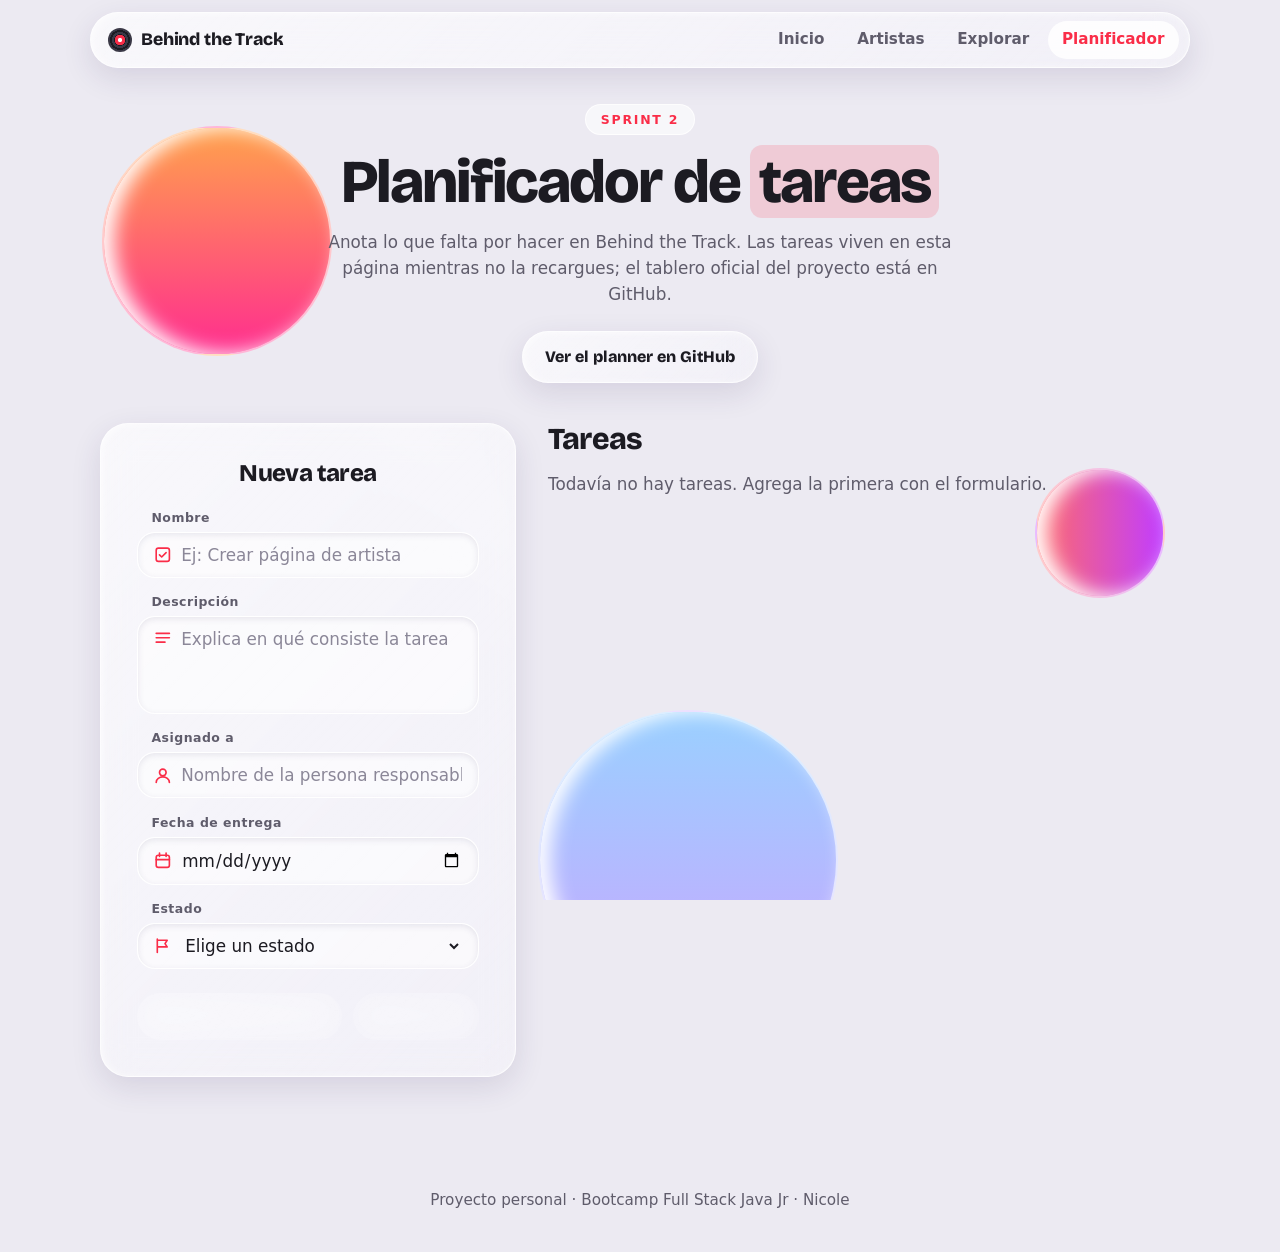
<file: planificador.html>
<!DOCTYPE html>
<html lang="es">
<head>
  <meta charset="UTF-8">
  <meta name="viewport" content="width=device-width, initial-scale=1">
  <title>Planificador de tareas | Behind the Track</title>
  <meta name="description" content="Planificador de tareas del proyecto Behind the Track.">
  <link rel="preconnect" href="https://fonts.googleapis.com">
  <link rel="preconnect" href="https://fonts.gstatic.com" crossorigin>
  <link href="https://fonts.googleapis.com/css2?family=Bricolage+Grotesque:opsz,wght@12..96,500;12..96,800&display=swap" rel="stylesheet">
  <link rel="stylesheet" href="css/base.css?v=5">
  <link rel="stylesheet" href="css/planificador.css?v=5">
</head>

<body>
  <!-- Las mismas bolas de color de la portada, detrás del vidrio -->
  <div class="fondo" aria-hidden="true">
    <span class="orbe orbe--1"></span>
    <span class="orbe orbe--2"></span>
    <span class="orbe orbe--3"></span>
  </div>

  <div class="barra">
    <a class="barra__logo" href="index.html">
      <span class="barra__disco" aria-hidden="true"></span>
      Behind the Track
    </a>

    <nav class="menu" aria-label="Principal">
      <a class="menu__enlace" href="index.html#inicio">
        <svg viewBox="0 0 24 24" aria-hidden="true"><path d="M4 11 12 4l8 7v9h-5v-6H9v6H4z"/></svg>
        <span>Inicio</span>
      </a>
      <a class="menu__enlace" href="index.html#artistas">
        <svg viewBox="0 0 24 24" aria-hidden="true"><circle cx="12" cy="8" r="4"/><path d="M4 21c0-4.4 3.6-7 8-7s8 2.6 8 7z"/></svg>
        <span>Artistas</span>
      </a>
      <a class="menu__enlace" href="index.html#explorar">
        <svg viewBox="0 0 24 24" aria-hidden="true"><path d="M12 3a9 9 0 1 0 0 18 9 9 0 0 0 0-18zm0 7.5a1.5 1.5 0 1 1 0 3 1.5 1.5 0 0 1 0-3z"/></svg>
        <span>Explorar</span>
      </a>
      <a class="menu__enlace" href="planificador.html" aria-current="page">
        <svg viewBox="0 0 24 24" aria-hidden="true"><path d="M5 4h14v16H5zM8 9h8v2H8zm0 4h8v2H8z"/></svg>
        <span>Planificador</span>
      </a>
    </nav>
  </div>

  <main class="pagina">
    <header class="pagina__cabeza">
      <p class="etiqueta">Sprint 2</p>
      <h1>Planificador de <mark class="resalte">tareas</mark></h1>
      <p class="pagina__bajada">
        Anota lo que falta por hacer en Behind the Track. Las tareas viven en esta página
        mientras no la recargues; el tablero oficial del proyecto está en GitHub.
      </p>
      <div class="enlaces">
        <a class="boton" href="https://github.com/users/NBA-Nicole/projects/3" target="_blank" rel="noopener">Ver el planner en GitHub</a>
      </div>
    </header>

    <div class="columnas">
      <!-- Formulario: se cambia por las notas un momento al guardar -->
      <div class="columna-form">
        <form class="panel formulario" id="tarea" novalidate>
          <h2 class="formulario__titulo">Nueva tarea</h2>

          <div class="group">
            <label for="nombre">Nombre</label>
            <div class="field">
              <svg class="input-icon" aria-hidden="true" xmlns="http://www.w3.org/2000/svg" width="16" height="16" fill="none" stroke="currentColor" stroke-width="1.5" stroke-linecap="round" stroke-linejoin="round" viewBox="0 0 16 16"><rect x="2" y="2" width="12" height="12" rx="2"></rect><path d="M5 8l2 2 4-4"></path></svg>
              <input id="nombre" name="nombre" class="input-field" type="text" placeholder="Ej: Crear página de artista" autocomplete="off" aria-describedby="nombre-error" required>
            </div>
            <p class="field-error" id="nombre-error"></p>
          </div>

          <div class="group">
            <label for="descripcion">Descripción</label>
            <div class="field area">
              <svg class="input-icon" aria-hidden="true" xmlns="http://www.w3.org/2000/svg" width="16" height="16" fill="none" stroke="currentColor" stroke-width="1.5" stroke-linecap="round" viewBox="0 0 16 16"><path d="M2 4h12M2 8h12M2 12h8"></path></svg>
              <textarea id="descripcion" name="descripcion" class="input-field" rows="3" placeholder="Explica en qué consiste la tarea" aria-describedby="descripcion-error" required></textarea>
            </div>
            <p class="field-error" id="descripcion-error"></p>
          </div>

          <div class="group">
            <label for="asignadoA">Asignado a</label>
            <div class="field">
              <svg class="input-icon" aria-hidden="true" xmlns="http://www.w3.org/2000/svg" width="16" height="16" fill="none" stroke="currentColor" stroke-width="1.5" stroke-linecap="round" viewBox="0 0 16 16"><circle cx="8" cy="5" r="3"></circle><path d="M2 14c0-3 3-5 6-5s6 2 6 5"></path></svg>
              <input id="asignadoA" name="asignadoA" class="input-field" type="text" placeholder="Nombre de la persona responsable" autocomplete="off" aria-describedby="asignadoA-error" required>
            </div>
            <p class="field-error" id="asignadoA-error"></p>
          </div>

          <div class="group">
            <label for="fechaEntrega">Fecha de entrega</label>
            <div class="field">
              <svg class="input-icon" aria-hidden="true" xmlns="http://www.w3.org/2000/svg" width="16" height="16" fill="none" stroke="currentColor" stroke-width="1.5" stroke-linecap="round" viewBox="0 0 16 16"><rect x="2" y="3" width="12" height="11" rx="2"></rect><path d="M2 7h12M5 1v3M11 1v3"></path></svg>
              <input id="fechaEntrega" name="fechaEntrega" class="input-field" type="date" aria-describedby="fechaEntrega-error" required>
            </div>
            <p class="field-error" id="fechaEntrega-error"></p>
          </div>

          <div class="group">
            <label for="estado">Estado</label>
            <div class="field">
              <svg class="input-icon" aria-hidden="true" xmlns="http://www.w3.org/2000/svg" width="16" height="16" fill="none" stroke="currentColor" stroke-width="1.5" stroke-linecap="round" stroke-linejoin="round" viewBox="0 0 16 16"><path d="M3 14V2M3 3h9l-2 3 2 3H3"></path></svg>
              <select id="estado" name="estado" class="input-field" aria-describedby="estado-error" required>
                <option value="" disabled selected>Elige un estado</option>
                <option value="POR HACER">Por hacer</option>
                <option value="EN PROCESO">En proceso</option>
                <option value="REVISIÓN">Revisión</option>
                <option value="HECHO">Hecho</option>
              </select>
            </div>
            <p class="field-error" id="estado-error"></p>
          </div>

          <div class="formulario__botones">
            <button class="boton boton--rojo" type="submit">Guardar tarea</button>
            <button class="boton" type="reset">Limpiar</button>
          </div>
        </form>

        <!-- Notas que fluyen un momento después de guardar -->
        <section class="panel guardando" id="saving" hidden>
          <div class="notas" aria-hidden="true">
      <svg class="notas__simbolos" width="0" height="0" focusable="false">
        <symbol id="nota-negra" viewBox="0 0 24 32"><ellipse cx="8" cy="25" rx="6" ry="4.2" transform="rotate(-22 8 25)"/><rect x="12.6" y="3" width="2.4" height="22" rx="1.2"/></symbol>
        <symbol id="nota-corchea" viewBox="0 0 24 32"><ellipse cx="8" cy="25" rx="6" ry="4.2" transform="rotate(-22 8 25)"/><rect x="12.6" y="3" width="2.4" height="22" rx="1.2"/><path d="M15 3c1.5 7 8.5 8 7.5 16 -1-5-3.500-6.500-7.500-7.500z"/></symbol>
        <symbol id="nota-doble" viewBox="0 0 30 32"><ellipse cx="7" cy="25" rx="5.500" ry="4" transform="rotate(-22 7 25)"/><ellipse cx="23" cy="22" rx="5.500" ry="4" transform="rotate(-22 23 22)"/><rect x="11.500" y="5" width="2.300" height="20" rx="1.100"/><rect x="27.500" y="2" width="2.300" height="20" rx="1.100"/><path d="M11.500 5 L29.800 2 L29.800 7.500 L11.500 10.500z"/></symbol>
      </svg>
      <span class="nota nota--a" style="--i:0"><svg viewBox="0 0 24 32"><use href="#nota-corchea"/></svg></span>
      <span class="nota nota--b" style="--i:1"><svg viewBox="0 0 30 32"><use href="#nota-doble"/></svg></span>
      <span class="nota nota--a" style="--i:2"><svg viewBox="0 0 24 32"><use href="#nota-negra"/></svg></span>
      <span class="nota nota--b" style="--i:3"><svg viewBox="0 0 30 32"><use href="#nota-doble"/></svg></span>
      <span class="nota nota--a" style="--i:4"><svg viewBox="0 0 24 32"><use href="#nota-corchea"/></svg></span>
      <span class="nota nota--b" style="--i:5"><svg viewBox="0 0 24 32"><use href="#nota-negra"/></svg></span>
      <span class="nota nota--a" style="--i:6"><svg viewBox="0 0 30 32"><use href="#nota-doble"/></svg></span>
      <span class="nota nota--b" style="--i:7"><svg viewBox="0 0 24 32"><use href="#nota-corchea"/></svg></span>
    </div>
          <h2 id="saving-title" tabindex="-1">Guardando tu tarea…</h2>
        </section>
      </div>

      <!-- Aquí se muestran las tarjetas de las tareas -->
      <section class="tareas" aria-labelledby="task-section-title">
        <h2 id="task-section-title">Tareas</h2>
        <p class="task-empty" id="task-empty">Todavía no hay tareas. Agrega la primera con el formulario.</p>
        <div class="task-list" id="task-list"></div>
      </section>
    </div>
  </main>

  <footer class="pie">
    <p>Proyecto personal · Bootcamp Full Stack Java Jr · Nicole</p>
  </footer>

  <script src="js/planificador.js?v=5"></script>
</body>
</html>
</file>
<file: css/base.css>
/* ==========================================================
   Behind the Track - Base compartida (vidrio, fondo, barra y botones)
   ========================================================== */

:root {
  --fondo: #eceaf2;
  --tinta: #1c1b22;
  --tinta-suave: #5f5c6b;
  --rojo: #fa2d48;
  --rojo-claro: #ff5a70;
  --blanco: #ffffff;
  --display: "Bricolage Grotesque", "Arial Black", Arial, sans-serif;
  --vidrio: linear-gradient(135deg, rgba(255, 255, 255, 0.66), rgba(255, 255, 255, 0.3));
  --vidrio-borde: 1px solid rgba(255, 255, 255, 0.75);
  --vidrio-sombra: inset 2px 1px 6px rgba(255, 255, 255, 0.55), 0 10px 30px rgba(50, 35, 90, 0.12);
  --texto: -apple-system, BlinkMacSystemFont, "SF Pro Text", "Segoe UI", Inter, system-ui, sans-serif;
}

* { box-sizing: border-box; margin: 0; padding: 0; }

html {
  background: var(--fondo);
  scroll-behavior: smooth;
}

body {
  font-family: var(--texto);
  font-size: 1.05rem;
  line-height: 1.55;
  color: var(--tinta);
  position: relative;
  overflow-x: hidden;
}

a { color: inherit; }

a:focus-visible,
button:focus-visible {
  outline: 3px solid var(--rojo);
  outline-offset: 3px;
}

/* ---------- Vidrio (lo comparten varias piezas) ---------- */
.barra::before,
.boton,
.panel {
  background: var(--vidrio);
  border: var(--vidrio-borde);
  -webkit-backdrop-filter: blur(16px) saturate(1.4);
  backdrop-filter: blur(16px) saturate(1.4);
  box-shadow: var(--vidrio-sombra);
}

[hidden] { display: none !important; }

/* ---------- Fondo con bolas de color ---------- */
.fondo {
  position: fixed;
  inset: 0;
  z-index: -1;
  overflow: hidden;
}

.orbe {
  position: absolute;
  border-radius: 50%;
  border: 2px solid rgba(255, 255, 255, 0.65);
  box-shadow: inset 10px 0 20px #fff;
}

.orbe--1 {
  width: 230px; height: 230px;
  top: 14%; left: 8%;
  background-image: linear-gradient(#ffa24c, #ff2d8f);
  animation: flotar 28s ease-in-out infinite;
}

.orbe--2 {
  width: 130px; height: 130px;
  top: 52%; right: 9%;
  background-image: linear-gradient(90deg, #ff6b6b, #c13dff);
  animation: flotar 22s ease-in-out infinite reverse;
}

.orbe--3 {
  width: 300px; height: 300px;
  bottom: -110px; left: 42%;
  background-image: linear-gradient(#9ad0ff, #c9a7ff);
  animation: flotar 34s ease-in-out infinite;
}

@keyframes flotar {
  0%   { transform: translateX(0) scale(1); }
  50%  { transform: translateX(-90px) scale(0.85); }
  100% { transform: translateX(0) scale(1); }
}

/* ---------- Barra de arriba y menú ---------- */
.barra {
  position: fixed;
  top: 0.75rem;
  left: 0;
  right: 0;
  z-index: 50;
  width: min(1100px, calc(100% - 1.5rem));
  margin-inline: auto;
  display: flex;
  align-items: center;
  justify-content: space-between;
  padding: 0.55rem 0.7rem 0.55rem 1.1rem;
  transition: opacity 0.8s ease;
}

.barra::before {
  content: "";
  position: absolute;
  inset: 0;
  z-index: -1;
  border-radius: 999px;
}

.barra__logo {
  display: inline-flex;
  align-items: center;
  gap: 0.6rem;
  font-family: var(--display);
  font-weight: 800;
  font-size: 1.1rem;
  letter-spacing: -0.01em;
  text-decoration: none;
}

.barra__disco {
  width: 1.5rem;
  height: 1.5rem;
  border-radius: 50%;
  background:
    radial-gradient(circle, var(--blanco) 0 12%, var(--rojo) 13% 30%, transparent 31%),
    repeating-radial-gradient(circle, #1c1b22 0 2px, #3a3846 2px 4px);
}

.menu { display: flex; gap: 0.25rem; }

.menu__enlace {
  display: flex;
  align-items: center;
  gap: 0.4rem;
  padding: 0.45rem 0.9rem;
  border-radius: 999px;
  font-weight: 600;
  font-size: 0.95rem;
  text-decoration: none;
  color: var(--tinta-suave);
  transition: background 0.2s, color 0.2s;
}

.menu__enlace svg { display: none; width: 1.4rem; height: 1.4rem; fill: currentColor; }

.menu__enlace:hover { background: rgba(255, 255, 255, 0.7); color: var(--tinta); }
.menu__enlace[aria-current="page"] { background: rgba(255, 255, 255, 0.85); color: var(--rojo); }

/* ---------- Botones de vidrio ---------- */
.boton {
  display: inline-flex;
  align-items: center;
  justify-content: center;
  gap: 0.5rem;
  padding: 0.8rem 1.4rem;
  border-radius: 999px;
  font-family: var(--display);
  font-weight: 800;
  font-size: 1rem;
  color: var(--tinta);
  text-decoration: none;
  cursor: pointer;
  transition: transform 0.15s ease, box-shadow 0.15s ease;
}

.boton:hover { transform: translateY(-2px); }
.boton:active { transform: scale(0.97); }

.boton--rojo {
  color: var(--blanco);
  background: linear-gradient(180deg, var(--rojo-claro), var(--rojo));
  border-color: rgba(255, 255, 255, 0.55);
  box-shadow:
    inset 0 1px 1px rgba(255, 255, 255, 0.65),
    0 10px 24px rgba(250, 45, 72, 0.38);
}

.boton--chico { padding: 0.5rem 1rem; font-size: 0.9rem; }

.enlaces { display: flex; flex-wrap: wrap; gap: 0.75rem; margin-top: 1.5rem; }

/* ---------- Textos que se repiten en varias páginas ---------- */
.etiqueta {
  display: inline-block;
  padding: 0.3rem 0.9rem;
  margin-bottom: 1rem;
  border-radius: 999px;
  font-size: 0.78rem;
  font-weight: 700;
  letter-spacing: 0.14em;
  text-transform: uppercase;
  color: var(--rojo);
  background: rgba(255, 255, 255, 0.6);
  border: 1px solid rgba(255, 255, 255, 0.8);
}

.resalte {
  padding: 0 0.15em;
  border-radius: 0.2em;
  color: inherit;
  background: rgba(250, 45, 72, 0.16);
}

/* ---------- Secciones ---------- */
.seccion {
  position: relative;
  max-width: 70rem;
  margin: 0 auto;
  padding: clamp(3rem, 8vw, 5.5rem) 1.25rem 0;
  scroll-margin-top: 1rem;     /* para que la barra fija no tape el título al saltar con el menú */
}

h2 {
  font-family: var(--display);
  font-weight: 800;
  font-size: clamp(1.8rem, 5vw, 2.7rem);
  letter-spacing: -0.025em;
  line-height: 1.1;
}

.seccion__bajada { max-width: 40rem; margin-top: 0.6rem; color: var(--tinta-suave); }

.panel {
  position: relative;
  isolation: isolate;
  overflow: hidden;
  padding: clamp(1.25rem, 4vw, 2.25rem);
  margin-top: 1.5rem;
  border-radius: 28px;
}

/* Brillo que cruza el panel */
.panel::after {
  content: "";
  position: absolute;
  top: 0;
  left: 0;
  z-index: -1;
  width: 150%;
  height: 10px;
  background: #fff;
  transform: rotateZ(50deg);
  filter: blur(30px);
  animation: brillo 10s ease infinite;
}

@keyframes brillo {
  0%        { top: 100%; left: -100%; }
  50%, 100% { top: 0;    left: 70%; }
}

.panel--estado { margin-top: 0; }
.panel--estado p { max-width: 40rem; margin-top: 0.6rem; color: var(--tinta-suave); }

/* ---------- Pie ---------- */
.pie {
  margin-top: clamp(3rem, 8vw, 5rem);
  padding: 2rem 1.25rem 2.5rem;
  text-align: center;
  font-size: 0.95rem;
  color: var(--tinta-suave);
}

.pie__nota { margin-top: 0.25rem; font-size: 0.8rem; opacity: 0.8; }

/* ---------- Celular: el menú baja como en Apple Music ---------- */
@media (max-width: 719px) {
  body { padding-bottom: 5.5rem; }

  .barra { justify-content: center; padding: 0.55rem 1rem; }

  .menu {
    position: fixed;
    left: 0.75rem;
    right: 0.75rem;
    bottom: 0.75rem;
    z-index: 50;
    justify-content: space-around;
    padding: 0.4rem;
    border-radius: 26px;
    background: linear-gradient(135deg, rgba(255, 255, 255, 0.72), rgba(255, 255, 255, 0.4));
    border: 1px solid rgba(255, 255, 255, 0.8);
    -webkit-backdrop-filter: blur(18px) saturate(1.4);
    backdrop-filter: blur(18px) saturate(1.4);
    box-shadow: inset 2px 1px 6px rgba(255, 255, 255, 0.55), 0 10px 30px rgba(50, 35, 90, 0.18);
  }

  .menu__enlace {
    flex-direction: column;
    gap: 0.1rem;
    padding: 0.4rem 0.6rem;
    font-size: 0.72rem;
    border-radius: 18px;
  }

  .menu__enlace svg { display: block; }
}

/* ---------- Si la persona pidió menos movimiento ---------- */
@media (prefers-reduced-motion: reduce) {
  html { scroll-behavior: auto; }
  .orbe, .panel::after { animation: none; }
}

/* ---------- Notas que fluyen (cargando) ----------
   Las notas nacen en un inicio invisible a la izquierda, ondulan hacia la derecha y se
   apagan en un final invisible. No se dibuja ninguna línea. Se usa en la portada y en
   el planificador. */
.notas {
  position: relative;
  width: 260px;
  height: 110px;
  flex: none;
}

.notas__simbolos { position: absolute; }

.nota {
  position: absolute;
  left: 0;
  top: 0;
  display: none;                 /* se muestran solo si el navegador sabe mover cosas por una curva */
  width: 22px;
  color: var(--rojo);
  filter: drop-shadow(0 4px 6px rgba(250, 45, 72, 0.3));
}

.nota svg { display: block; width: 100%; height: auto; fill: currentColor; }

.nota:nth-of-type(3n) { color: #7c4dff; filter: drop-shadow(0 4px 6px rgba(124, 77, 255, 0.3)); }
.nota:nth-of-type(4n) { color: var(--tinta); filter: none; }

@supports (offset-path: path("M0 0")) {
  .nota {
    display: block;
    offset-rotate: 0deg;
    offset-anchor: 50% 50%;
    opacity: 0;
    animation: fluir 3.2s linear infinite;
    animation-delay: calc(var(--i) * -0.4s);       /* repartidas, para que ya haya notas desde el primer momento */
  }

  .nota--a { offset-path: path("M0 55 C 43 -5, 87 -5, 130 55 S 217 115, 260 55"); }
  .nota--b { offset-path: path("M0 55 C 43 115, 87 115, 130 55 S 217 -5, 260 55"); }
}

@keyframes fluir {
  0%   { offset-distance: 0%;   opacity: 0; transform: scale(0.5); }
  14%  { opacity: 1; transform: scale(1); }
  86%  { opacity: 1; transform: scale(1); }
  100% { offset-distance: 100%; opacity: 0; transform: scale(0.5); }
}

@media (prefers-reduced-motion: reduce) {
  .nota { animation: none; opacity: 0.9; offset-distance: 50%; }
  .nota:nth-of-type(n+4) { display: none; }
}

/* Texto solo para lectores de pantalla */
.solo-lectores {
  position: absolute;
  width: 1px;
  height: 1px;
  overflow: hidden;
  clip-path: inset(50%);
  white-space: nowrap;
}
</file>
<file: css/planificador.css>
/* ==========================================================
   Behind the Track - Planificador de tareas
   Usa base.css (vidrio, fondo, barra, botones); aquí solo va lo de esta página.
   ========================================================== */

.pagina {
  max-width: 70rem;
  margin: 0 auto;
  padding: 6.5rem 1.25rem 0;
}

/* ---------- Cabecera ---------- */
.pagina__cabeza { text-align: center; max-width: 40rem; margin: 0 auto 2.5rem; }

.pagina__cabeza h1 {
  font-family: var(--display);
  font-weight: 800;
  font-size: clamp(2.2rem, 6vw, 3.8rem);
  line-height: 1.02;
  letter-spacing: -0.035em;
}

.pagina__bajada { margin-top: 1rem; color: var(--tinta-suave); }
.pagina__cabeza .enlaces { justify-content: center; }

/* ---------- Dos columnas: formulario y lista ---------- */
.columnas {
  display: grid;
  grid-template-columns: minmax(0, 26rem) minmax(0, 1fr);
  gap: 2rem;
  align-items: start;
}

.columna-form .panel { margin-top: 0; }

.tareas { display: flex; flex-direction: column; gap: 0.9rem; }
.tareas h2 { font-size: clamp(1.5rem, 3vw, 1.9rem); }

/* ---------- Formulario ---------- */
.formulario {
  display: flex;
  flex-direction: column;
  gap: 0.9rem;
}

.formulario__titulo { font-size: 1.5rem; text-align: center; margin-bottom: 0.4rem; }

.group { display: flex; flex-direction: column; gap: 0.3rem; }

.group label {
  padding-left: 0.9rem;
  font-size: 0.78rem;
  font-weight: 700;
  letter-spacing: 0.04em;
  color: var(--tinta-suave);
}

.field {
  display: flex;
  align-items: center;
  gap: 0.6rem;
  min-height: 46px;
  padding: 0.55rem 1rem;
  border-radius: 18px;
  color: var(--tinta);
  background: rgba(255, 255, 255, 0.55);
  border: 1px solid rgba(255, 255, 255, 0.85);
  box-shadow: inset 0 2px 6px rgba(50, 35, 90, 0.1);
  transition: box-shadow 0.2s, background 0.2s;
}

.field:focus-within {
  background: rgba(255, 255, 255, 0.8);
  box-shadow: 0 0 0 3px rgba(250, 45, 72, 0.35), inset 0 2px 6px rgba(50, 35, 90, 0.08);
}

.field.area { align-items: flex-start; }
.field.area .input-icon { margin-top: 0.2rem; }

.input-icon { width: 1.1rem; height: 1.1rem; flex: none; color: var(--rojo); }

.input-field {
  width: 100%;
  min-width: 0;
  font: inherit;
  color: var(--tinta);
  background: none;
  border: none;
  outline: none;
}

.input-field::placeholder { color: #8b8798; opacity: 1; }
textarea.input-field { resize: none; }
select.input-field { cursor: pointer; }
select.input-field option { background: #fff; color: var(--tinta); }

.formulario__botones { display: flex; gap: 0.7rem; margin-top: 0.6rem; }
.formulario__botones .boton { flex: 1; }
.formulario__botones .boton--rojo { flex: 2; }

/* Mensaje de error debajo de cada campo */
.field-error {
  padding-left: 0.9rem;
  font-size: 0.82rem;
  font-weight: 600;
  color: #d6203a;
}
.field-error:empty { display: none; }
.has-error .field { border-color: #d6203a; background: rgba(255, 235, 238, 0.7); }

/* ---------- Estado: guardando (notas) ---------- */
.guardando {
  display: flex;
  flex-direction: column;
  align-items: center;
  gap: 1rem;
  text-align: center;
}
.guardando h2 { font-size: 1.4rem; }
.guardando h2:focus { outline: none; }

/* ---------- Lista de tareas ---------- */
.task-empty { color: var(--tinta-suave); }
.task-list { display: flex; flex-direction: column; gap: 0.9rem; }

.task-card {
  display: flex;
  flex-direction: column;
  gap: 0.35rem;
  padding: 1.1rem 1.4rem;
  border-radius: 24px;
  background: var(--vidrio);
  border: var(--vidrio-borde);
  -webkit-backdrop-filter: blur(16px) saturate(1.4);
  backdrop-filter: blur(16px) saturate(1.4);
  box-shadow: var(--vidrio-sombra);
}

.task-card-name { font-family: var(--display); font-weight: 800; font-size: 1.15rem; line-height: 1.2; overflow-wrap: anywhere; }
.task-card-text { overflow-wrap: anywhere; }
.task-card-meta { font-size: 0.9rem; color: var(--tinta-suave); overflow-wrap: anywhere; }

.task-card-status {
  align-self: flex-start;
  margin-top: 0.3rem;
  padding: 0.15rem 0.8rem;
  border-radius: 999px;
  font-size: 0.74rem;
  font-weight: 700;
  letter-spacing: 0.06em;
  color: var(--tinta);
  background: rgba(255, 255, 255, 0.8);
}

.task-card-status[data-estado="POR HACER"]  { background: #e3e1ec; }
.task-card-status[data-estado="EN PROCESO"] { background: #ffe3a3; }
.task-card-status[data-estado="REVISIÓN"]   { background: #d9c8ff; }
.task-card-status[data-estado="HECHO"]      { background: #bdf0cf; }

.task-card .boton { align-self: flex-start; margin-top: 0.4rem; }

/* ---------- Ajustes ---------- */
@media (max-width: 860px) {
  .columnas { grid-template-columns: minmax(0, 1fr); }
  .pagina { padding-top: 5.5rem; }
}

@media (prefers-reduced-motion: reduce) {
  .field { transition: none; }
}
</file>
